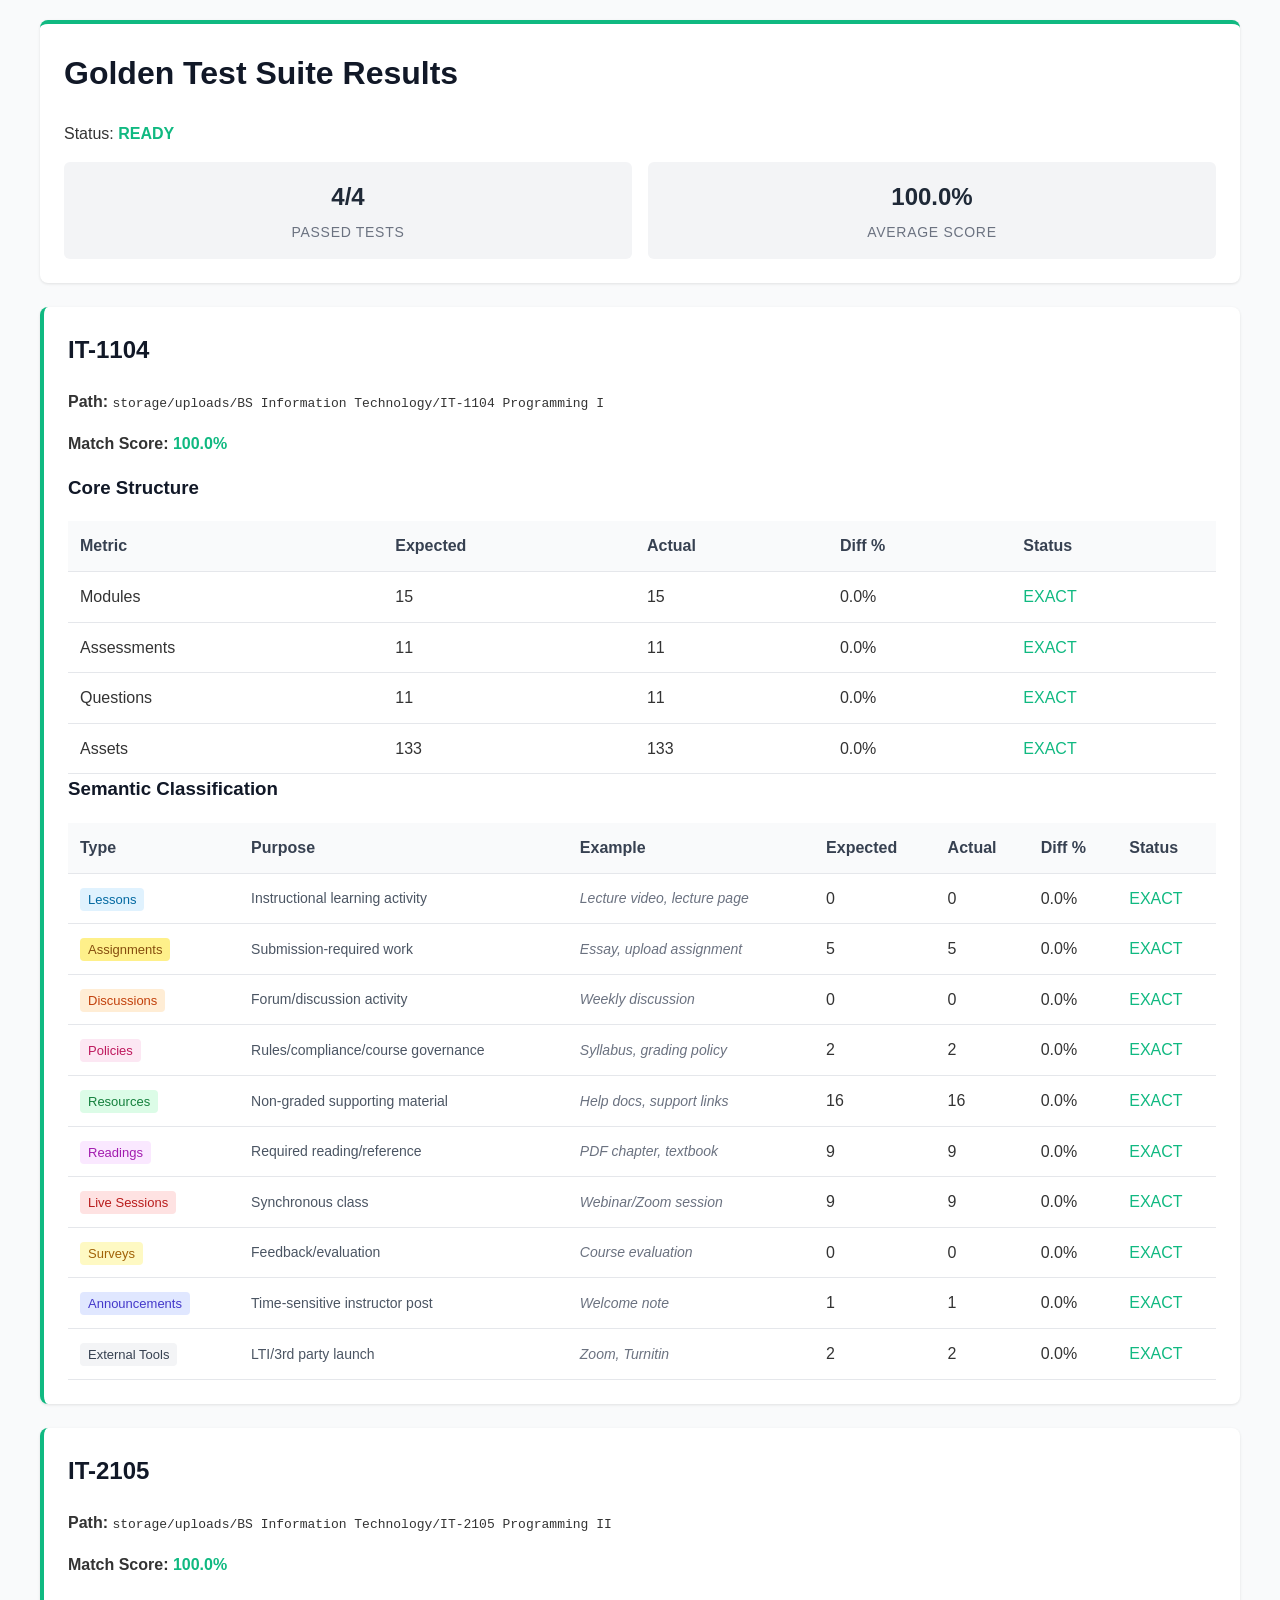
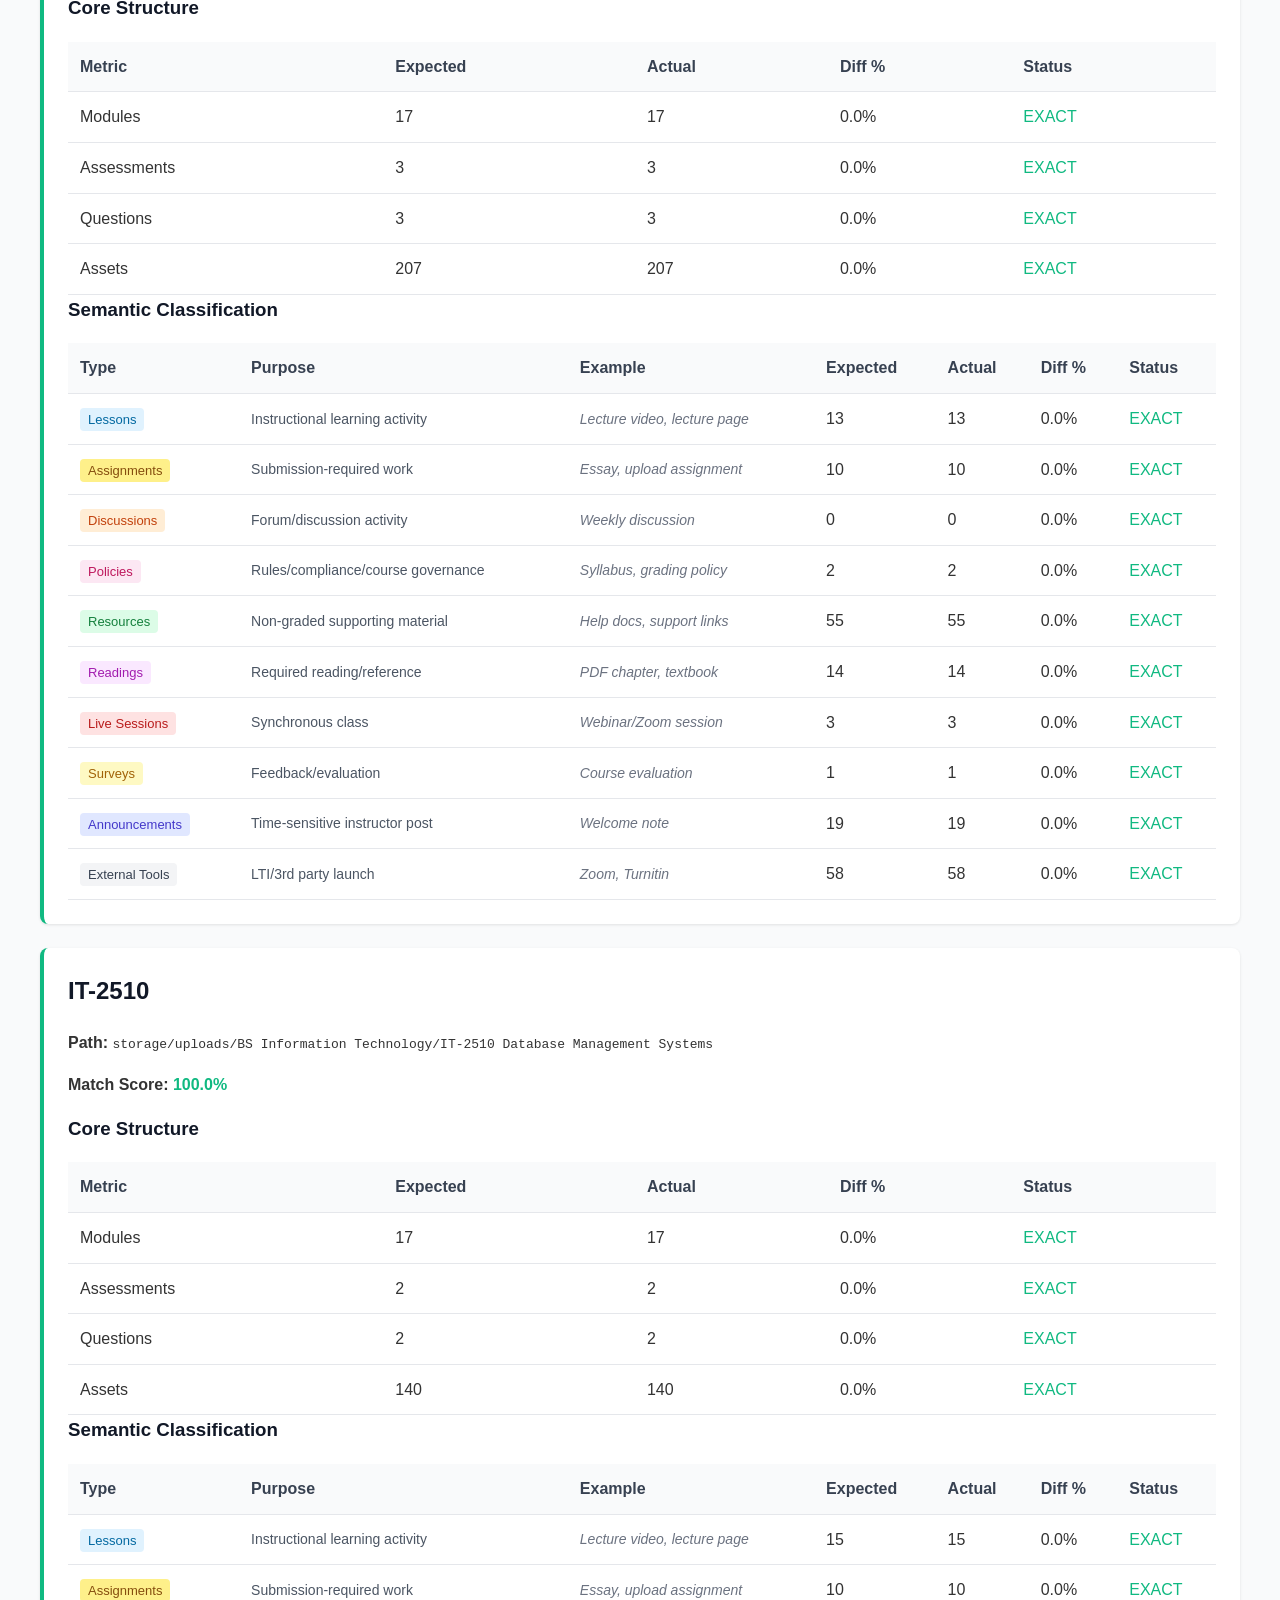
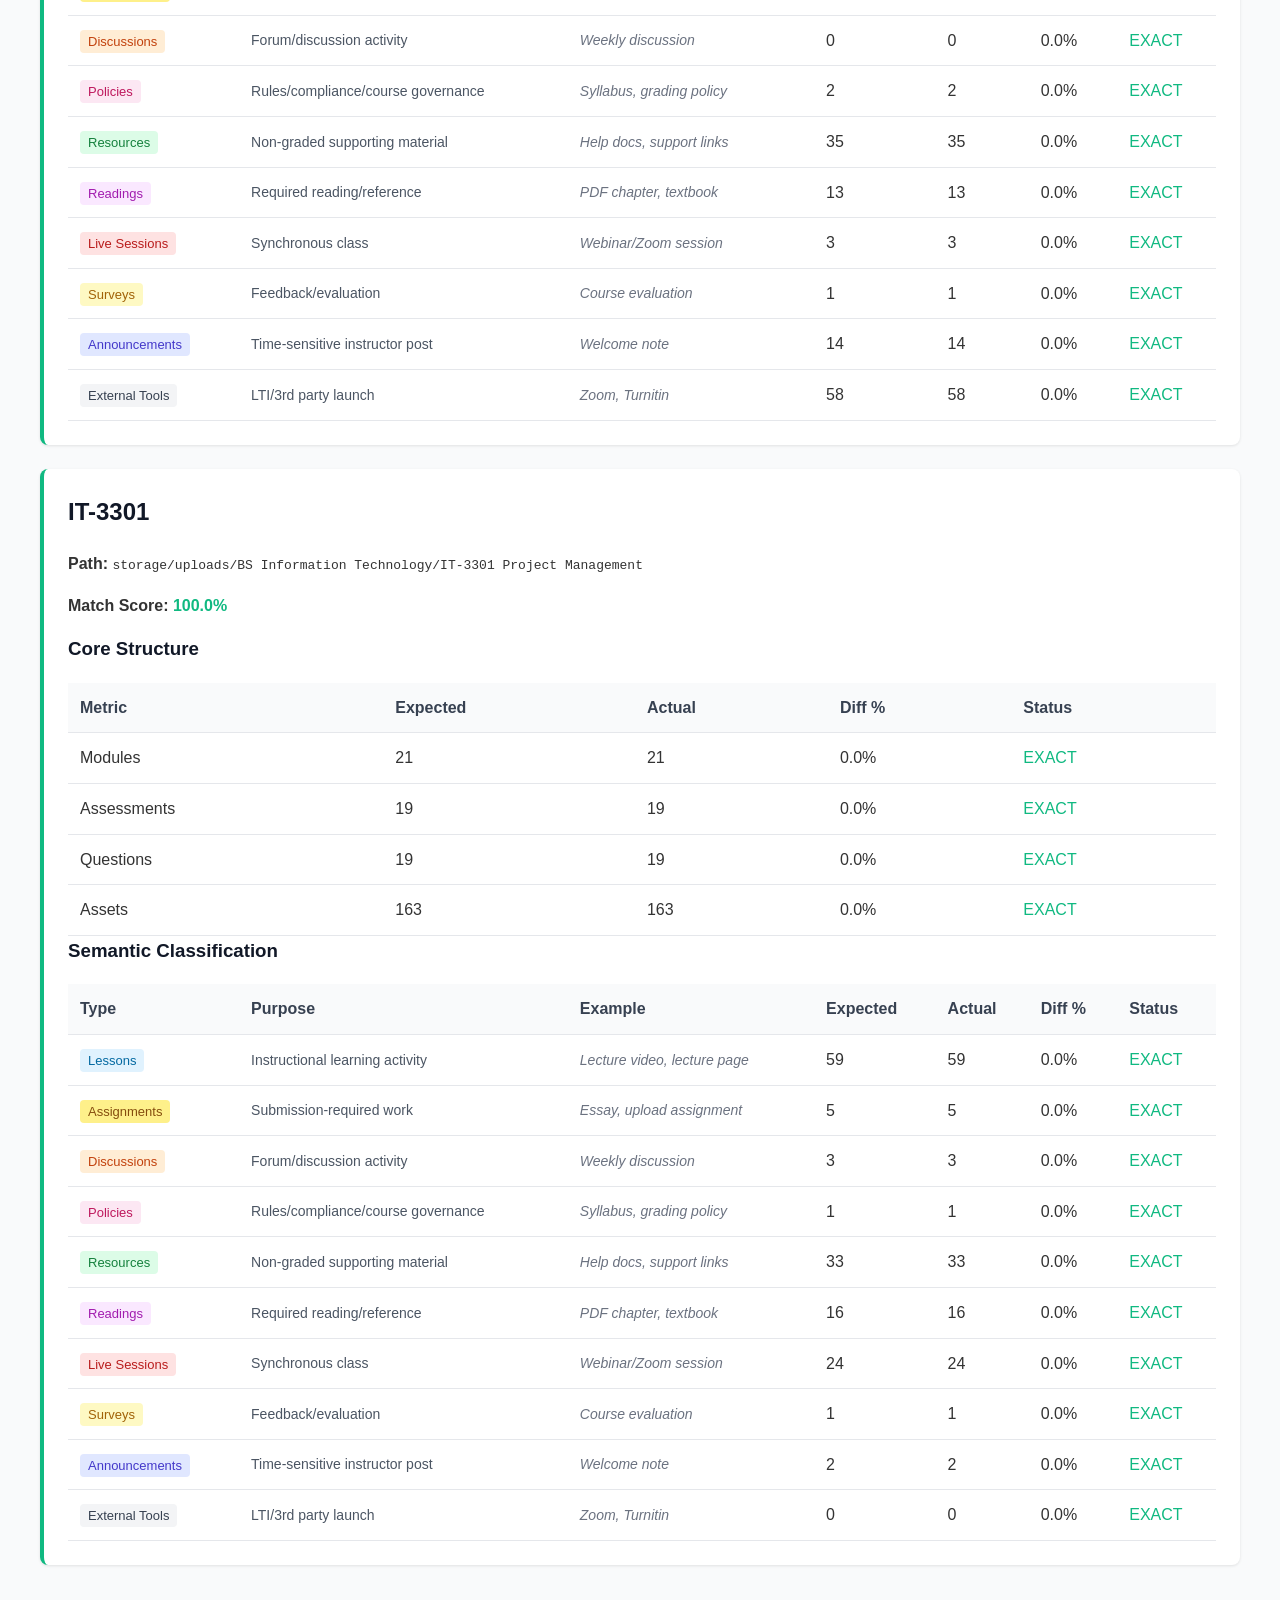
<file: validation/golden_results.html>
<!DOCTYPE html>
<html>
<head>
<meta charset='utf-8'>
<title>Golden Test Results</title>
<style>
body { font-family: -apple-system, BlinkMacSystemFont, 'Segoe UI', Roboto, Helvetica, Arial, sans-serif; line-height: 1.6; color: #333; max-width: 1200px; margin: 0 auto; padding: 20px; background-color: #f9fafb; }
h1, h2, h3 { color: #111827; margin-top: 0; }
.header-card { background-color: white; border-radius: 8px; padding: 24px; margin-bottom: 24px; box-shadow: 0 1px 3px rgba(0,0,0,0.1); border-top: 4px solid #10b981; }
.summary-grid { display: grid; grid-template-columns: repeat(auto-fit, minmax(200px, 1fr)); gap: 16px; margin-top: 16px; }
.stat-box { background-color: #f3f4f6; padding: 16px; border-radius: 6px; text-align: center; }
.stat-value { font-size: 24px; font-weight: bold; color: #1f2937; }
.stat-label { font-size: 14px; color: #6b7280; text-transform: uppercase; letter-spacing: 0.05em; margin-top: 4px; }
.course-card { background-color: white; border-radius: 8px; padding: 24px; margin-bottom: 24px; box-shadow: 0 1px 3px rgba(0,0,0,0.1); }
table { width: 100%; border-collapse: collapse; margin-top: 16px; }
th, td { padding: 12px; text-align: left; border-bottom: 1px solid #e5e7eb; }
th { background-color: #f9fafb; font-weight: 600; color: #374151; }
.status-exact { color: #10b981; font-weight: 500; }
.status-close { color: #3b82f6; font-weight: 500; }
.status-minor { color: #f59e0b; font-weight: 500; }
.status-major { color: #ef4444; font-weight: 500; }
.status-unexpected { color: #6b7280; font-weight: 500; }
</style>
</head>
<body>
<div class='header-card'>
<h1>Golden Test Suite Results</h1>
<p>Status: <strong style='color: #10b981; text-transform: uppercase;'>ready</strong></p>
<div class='summary-grid'>
<div class='stat-box'><div class='stat-value'>4/4</div><div class='stat-label'>Passed Tests</div></div>
<div class='stat-box'><div class='stat-value'>100.0%</div><div class='stat-label'>Average Score</div></div>
</div>
</div>
<div class='course-card' style='border-left: 4px solid #10b981;'>
<h2>IT-1104</h2>
<p><strong>Path:</strong> <code>storage/uploads/BS Information Technology/IT-1104 Programming I</code></p>
<p><strong>Match Score:</strong> <span style='color: #10b981; font-weight: bold;'>100.0%</span></p>
<h3>Core Structure</h3>
<table>
<thead><tr><th>Metric</th><th>Expected</th><th>Actual</th><th>Diff %</th><th>Status</th></tr></thead>
<tbody>
<tr><td>Modules</td><td>15</td><td>15</td><td>0.0%</td><td class='status-exact'>EXACT</td></tr>
<tr><td>Assessments</td><td>11</td><td>11</td><td>0.0%</td><td class='status-exact'>EXACT</td></tr>
<tr><td>Questions</td><td>11</td><td>11</td><td>0.0%</td><td class='status-exact'>EXACT</td></tr>
<tr><td>Assets</td><td>133</td><td>133</td><td>0.0%</td><td class='status-exact'>EXACT</td></tr>
</tbody>
</table>
<h3>Semantic Classification</h3>
<table>
<thead><tr><th>Type</th><th>Purpose</th><th>Example</th><th>Expected</th><th>Actual</th><th>Diff %</th><th>Status</th></tr></thead>
<tbody>
<tr><td><span style='background: #e0f2fe; color: #0369a1; padding: 4px 8px; border-radius: 4px; font-size: 13px; font-weight: 500; white-space: nowrap;'>Lessons</span></td><td style='color: #4b5563; font-size: 14px;'>Instructional learning activity</td><td style='color: #6b7280; font-size: 14px; font-style: italic;'>Lecture video, lecture page</td><td>0</td><td>0</td><td>0.0%</td><td class='status-exact'>EXACT</td></tr>
<tr><td><span style='background: #fef08a; color: #854d0e; padding: 4px 8px; border-radius: 4px; font-size: 13px; font-weight: 500; white-space: nowrap;'>Assignments</span></td><td style='color: #4b5563; font-size: 14px;'>Submission-required work</td><td style='color: #6b7280; font-size: 14px; font-style: italic;'>Essay, upload assignment</td><td>5</td><td>5</td><td>0.0%</td><td class='status-exact'>EXACT</td></tr>
<tr><td><span style='background: #ffedd5; color: #c2410c; padding: 4px 8px; border-radius: 4px; font-size: 13px; font-weight: 500; white-space: nowrap;'>Discussions</span></td><td style='color: #4b5563; font-size: 14px;'>Forum/discussion activity</td><td style='color: #6b7280; font-size: 14px; font-style: italic;'>Weekly discussion</td><td>0</td><td>0</td><td>0.0%</td><td class='status-exact'>EXACT</td></tr>
<tr><td><span style='background: #fce7f3; color: #be185d; padding: 4px 8px; border-radius: 4px; font-size: 13px; font-weight: 500; white-space: nowrap;'>Policies</span></td><td style='color: #4b5563; font-size: 14px;'>Rules/compliance/course governance</td><td style='color: #6b7280; font-size: 14px; font-style: italic;'>Syllabus, grading policy</td><td>2</td><td>2</td><td>0.0%</td><td class='status-exact'>EXACT</td></tr>
<tr><td><span style='background: #dcfce7; color: #15803d; padding: 4px 8px; border-radius: 4px; font-size: 13px; font-weight: 500; white-space: nowrap;'>Resources</span></td><td style='color: #4b5563; font-size: 14px;'>Non-graded supporting material</td><td style='color: #6b7280; font-size: 14px; font-style: italic;'>Help docs, support links</td><td>16</td><td>16</td><td>0.0%</td><td class='status-exact'>EXACT</td></tr>
<tr><td><span style='background: #fae8ff; color: #a21caf; padding: 4px 8px; border-radius: 4px; font-size: 13px; font-weight: 500; white-space: nowrap;'>Readings</span></td><td style='color: #4b5563; font-size: 14px;'>Required reading/reference</td><td style='color: #6b7280; font-size: 14px; font-style: italic;'>PDF chapter, textbook</td><td>9</td><td>9</td><td>0.0%</td><td class='status-exact'>EXACT</td></tr>
<tr><td><span style='background: #fee2e2; color: #b91c1c; padding: 4px 8px; border-radius: 4px; font-size: 13px; font-weight: 500; white-space: nowrap;'>Live Sessions</span></td><td style='color: #4b5563; font-size: 14px;'>Synchronous class</td><td style='color: #6b7280; font-size: 14px; font-style: italic;'>Webinar/Zoom session</td><td>9</td><td>9</td><td>0.0%</td><td class='status-exact'>EXACT</td></tr>
<tr><td><span style='background: #fef9c3; color: #a16207; padding: 4px 8px; border-radius: 4px; font-size: 13px; font-weight: 500; white-space: nowrap;'>Surveys</span></td><td style='color: #4b5563; font-size: 14px;'>Feedback/evaluation</td><td style='color: #6b7280; font-size: 14px; font-style: italic;'>Course evaluation</td><td>0</td><td>0</td><td>0.0%</td><td class='status-exact'>EXACT</td></tr>
<tr><td><span style='background: #e0e7ff; color: #4338ca; padding: 4px 8px; border-radius: 4px; font-size: 13px; font-weight: 500; white-space: nowrap;'>Announcements</span></td><td style='color: #4b5563; font-size: 14px;'>Time-sensitive instructor post</td><td style='color: #6b7280; font-size: 14px; font-style: italic;'>Welcome note</td><td>1</td><td>1</td><td>0.0%</td><td class='status-exact'>EXACT</td></tr>
<tr><td><span style='background: #f3f4f6; color: #374151; padding: 4px 8px; border-radius: 4px; font-size: 13px; font-weight: 500; white-space: nowrap;'>External Tools</span></td><td style='color: #4b5563; font-size: 14px;'>LTI/3rd party launch</td><td style='color: #6b7280; font-size: 14px; font-style: italic;'>Zoom, Turnitin</td><td>2</td><td>2</td><td>0.0%</td><td class='status-exact'>EXACT</td></tr>
</tbody>
</table>
</div>
<div class='course-card' style='border-left: 4px solid #10b981;'>
<h2>IT-2105</h2>
<p><strong>Path:</strong> <code>storage/uploads/BS Information Technology/IT-2105 Programming II</code></p>
<p><strong>Match Score:</strong> <span style='color: #10b981; font-weight: bold;'>100.0%</span></p>
<h3>Core Structure</h3>
<table>
<thead><tr><th>Metric</th><th>Expected</th><th>Actual</th><th>Diff %</th><th>Status</th></tr></thead>
<tbody>
<tr><td>Modules</td><td>17</td><td>17</td><td>0.0%</td><td class='status-exact'>EXACT</td></tr>
<tr><td>Assessments</td><td>3</td><td>3</td><td>0.0%</td><td class='status-exact'>EXACT</td></tr>
<tr><td>Questions</td><td>3</td><td>3</td><td>0.0%</td><td class='status-exact'>EXACT</td></tr>
<tr><td>Assets</td><td>207</td><td>207</td><td>0.0%</td><td class='status-exact'>EXACT</td></tr>
</tbody>
</table>
<h3>Semantic Classification</h3>
<table>
<thead><tr><th>Type</th><th>Purpose</th><th>Example</th><th>Expected</th><th>Actual</th><th>Diff %</th><th>Status</th></tr></thead>
<tbody>
<tr><td><span style='background: #e0f2fe; color: #0369a1; padding: 4px 8px; border-radius: 4px; font-size: 13px; font-weight: 500; white-space: nowrap;'>Lessons</span></td><td style='color: #4b5563; font-size: 14px;'>Instructional learning activity</td><td style='color: #6b7280; font-size: 14px; font-style: italic;'>Lecture video, lecture page</td><td>13</td><td>13</td><td>0.0%</td><td class='status-exact'>EXACT</td></tr>
<tr><td><span style='background: #fef08a; color: #854d0e; padding: 4px 8px; border-radius: 4px; font-size: 13px; font-weight: 500; white-space: nowrap;'>Assignments</span></td><td style='color: #4b5563; font-size: 14px;'>Submission-required work</td><td style='color: #6b7280; font-size: 14px; font-style: italic;'>Essay, upload assignment</td><td>10</td><td>10</td><td>0.0%</td><td class='status-exact'>EXACT</td></tr>
<tr><td><span style='background: #ffedd5; color: #c2410c; padding: 4px 8px; border-radius: 4px; font-size: 13px; font-weight: 500; white-space: nowrap;'>Discussions</span></td><td style='color: #4b5563; font-size: 14px;'>Forum/discussion activity</td><td style='color: #6b7280; font-size: 14px; font-style: italic;'>Weekly discussion</td><td>0</td><td>0</td><td>0.0%</td><td class='status-exact'>EXACT</td></tr>
<tr><td><span style='background: #fce7f3; color: #be185d; padding: 4px 8px; border-radius: 4px; font-size: 13px; font-weight: 500; white-space: nowrap;'>Policies</span></td><td style='color: #4b5563; font-size: 14px;'>Rules/compliance/course governance</td><td style='color: #6b7280; font-size: 14px; font-style: italic;'>Syllabus, grading policy</td><td>2</td><td>2</td><td>0.0%</td><td class='status-exact'>EXACT</td></tr>
<tr><td><span style='background: #dcfce7; color: #15803d; padding: 4px 8px; border-radius: 4px; font-size: 13px; font-weight: 500; white-space: nowrap;'>Resources</span></td><td style='color: #4b5563; font-size: 14px;'>Non-graded supporting material</td><td style='color: #6b7280; font-size: 14px; font-style: italic;'>Help docs, support links</td><td>55</td><td>55</td><td>0.0%</td><td class='status-exact'>EXACT</td></tr>
<tr><td><span style='background: #fae8ff; color: #a21caf; padding: 4px 8px; border-radius: 4px; font-size: 13px; font-weight: 500; white-space: nowrap;'>Readings</span></td><td style='color: #4b5563; font-size: 14px;'>Required reading/reference</td><td style='color: #6b7280; font-size: 14px; font-style: italic;'>PDF chapter, textbook</td><td>14</td><td>14</td><td>0.0%</td><td class='status-exact'>EXACT</td></tr>
<tr><td><span style='background: #fee2e2; color: #b91c1c; padding: 4px 8px; border-radius: 4px; font-size: 13px; font-weight: 500; white-space: nowrap;'>Live Sessions</span></td><td style='color: #4b5563; font-size: 14px;'>Synchronous class</td><td style='color: #6b7280; font-size: 14px; font-style: italic;'>Webinar/Zoom session</td><td>3</td><td>3</td><td>0.0%</td><td class='status-exact'>EXACT</td></tr>
<tr><td><span style='background: #fef9c3; color: #a16207; padding: 4px 8px; border-radius: 4px; font-size: 13px; font-weight: 500; white-space: nowrap;'>Surveys</span></td><td style='color: #4b5563; font-size: 14px;'>Feedback/evaluation</td><td style='color: #6b7280; font-size: 14px; font-style: italic;'>Course evaluation</td><td>1</td><td>1</td><td>0.0%</td><td class='status-exact'>EXACT</td></tr>
<tr><td><span style='background: #e0e7ff; color: #4338ca; padding: 4px 8px; border-radius: 4px; font-size: 13px; font-weight: 500; white-space: nowrap;'>Announcements</span></td><td style='color: #4b5563; font-size: 14px;'>Time-sensitive instructor post</td><td style='color: #6b7280; font-size: 14px; font-style: italic;'>Welcome note</td><td>19</td><td>19</td><td>0.0%</td><td class='status-exact'>EXACT</td></tr>
<tr><td><span style='background: #f3f4f6; color: #374151; padding: 4px 8px; border-radius: 4px; font-size: 13px; font-weight: 500; white-space: nowrap;'>External Tools</span></td><td style='color: #4b5563; font-size: 14px;'>LTI/3rd party launch</td><td style='color: #6b7280; font-size: 14px; font-style: italic;'>Zoom, Turnitin</td><td>58</td><td>58</td><td>0.0%</td><td class='status-exact'>EXACT</td></tr>
</tbody>
</table>
</div>
<div class='course-card' style='border-left: 4px solid #10b981;'>
<h2>IT-2510</h2>
<p><strong>Path:</strong> <code>storage/uploads/BS Information Technology/IT-2510 Database Management Systems</code></p>
<p><strong>Match Score:</strong> <span style='color: #10b981; font-weight: bold;'>100.0%</span></p>
<h3>Core Structure</h3>
<table>
<thead><tr><th>Metric</th><th>Expected</th><th>Actual</th><th>Diff %</th><th>Status</th></tr></thead>
<tbody>
<tr><td>Modules</td><td>17</td><td>17</td><td>0.0%</td><td class='status-exact'>EXACT</td></tr>
<tr><td>Assessments</td><td>2</td><td>2</td><td>0.0%</td><td class='status-exact'>EXACT</td></tr>
<tr><td>Questions</td><td>2</td><td>2</td><td>0.0%</td><td class='status-exact'>EXACT</td></tr>
<tr><td>Assets</td><td>140</td><td>140</td><td>0.0%</td><td class='status-exact'>EXACT</td></tr>
</tbody>
</table>
<h3>Semantic Classification</h3>
<table>
<thead><tr><th>Type</th><th>Purpose</th><th>Example</th><th>Expected</th><th>Actual</th><th>Diff %</th><th>Status</th></tr></thead>
<tbody>
<tr><td><span style='background: #e0f2fe; color: #0369a1; padding: 4px 8px; border-radius: 4px; font-size: 13px; font-weight: 500; white-space: nowrap;'>Lessons</span></td><td style='color: #4b5563; font-size: 14px;'>Instructional learning activity</td><td style='color: #6b7280; font-size: 14px; font-style: italic;'>Lecture video, lecture page</td><td>15</td><td>15</td><td>0.0%</td><td class='status-exact'>EXACT</td></tr>
<tr><td><span style='background: #fef08a; color: #854d0e; padding: 4px 8px; border-radius: 4px; font-size: 13px; font-weight: 500; white-space: nowrap;'>Assignments</span></td><td style='color: #4b5563; font-size: 14px;'>Submission-required work</td><td style='color: #6b7280; font-size: 14px; font-style: italic;'>Essay, upload assignment</td><td>10</td><td>10</td><td>0.0%</td><td class='status-exact'>EXACT</td></tr>
<tr><td><span style='background: #ffedd5; color: #c2410c; padding: 4px 8px; border-radius: 4px; font-size: 13px; font-weight: 500; white-space: nowrap;'>Discussions</span></td><td style='color: #4b5563; font-size: 14px;'>Forum/discussion activity</td><td style='color: #6b7280; font-size: 14px; font-style: italic;'>Weekly discussion</td><td>0</td><td>0</td><td>0.0%</td><td class='status-exact'>EXACT</td></tr>
<tr><td><span style='background: #fce7f3; color: #be185d; padding: 4px 8px; border-radius: 4px; font-size: 13px; font-weight: 500; white-space: nowrap;'>Policies</span></td><td style='color: #4b5563; font-size: 14px;'>Rules/compliance/course governance</td><td style='color: #6b7280; font-size: 14px; font-style: italic;'>Syllabus, grading policy</td><td>2</td><td>2</td><td>0.0%</td><td class='status-exact'>EXACT</td></tr>
<tr><td><span style='background: #dcfce7; color: #15803d; padding: 4px 8px; border-radius: 4px; font-size: 13px; font-weight: 500; white-space: nowrap;'>Resources</span></td><td style='color: #4b5563; font-size: 14px;'>Non-graded supporting material</td><td style='color: #6b7280; font-size: 14px; font-style: italic;'>Help docs, support links</td><td>35</td><td>35</td><td>0.0%</td><td class='status-exact'>EXACT</td></tr>
<tr><td><span style='background: #fae8ff; color: #a21caf; padding: 4px 8px; border-radius: 4px; font-size: 13px; font-weight: 500; white-space: nowrap;'>Readings</span></td><td style='color: #4b5563; font-size: 14px;'>Required reading/reference</td><td style='color: #6b7280; font-size: 14px; font-style: italic;'>PDF chapter, textbook</td><td>13</td><td>13</td><td>0.0%</td><td class='status-exact'>EXACT</td></tr>
<tr><td><span style='background: #fee2e2; color: #b91c1c; padding: 4px 8px; border-radius: 4px; font-size: 13px; font-weight: 500; white-space: nowrap;'>Live Sessions</span></td><td style='color: #4b5563; font-size: 14px;'>Synchronous class</td><td style='color: #6b7280; font-size: 14px; font-style: italic;'>Webinar/Zoom session</td><td>3</td><td>3</td><td>0.0%</td><td class='status-exact'>EXACT</td></tr>
<tr><td><span style='background: #fef9c3; color: #a16207; padding: 4px 8px; border-radius: 4px; font-size: 13px; font-weight: 500; white-space: nowrap;'>Surveys</span></td><td style='color: #4b5563; font-size: 14px;'>Feedback/evaluation</td><td style='color: #6b7280; font-size: 14px; font-style: italic;'>Course evaluation</td><td>1</td><td>1</td><td>0.0%</td><td class='status-exact'>EXACT</td></tr>
<tr><td><span style='background: #e0e7ff; color: #4338ca; padding: 4px 8px; border-radius: 4px; font-size: 13px; font-weight: 500; white-space: nowrap;'>Announcements</span></td><td style='color: #4b5563; font-size: 14px;'>Time-sensitive instructor post</td><td style='color: #6b7280; font-size: 14px; font-style: italic;'>Welcome note</td><td>14</td><td>14</td><td>0.0%</td><td class='status-exact'>EXACT</td></tr>
<tr><td><span style='background: #f3f4f6; color: #374151; padding: 4px 8px; border-radius: 4px; font-size: 13px; font-weight: 500; white-space: nowrap;'>External Tools</span></td><td style='color: #4b5563; font-size: 14px;'>LTI/3rd party launch</td><td style='color: #6b7280; font-size: 14px; font-style: italic;'>Zoom, Turnitin</td><td>58</td><td>58</td><td>0.0%</td><td class='status-exact'>EXACT</td></tr>
</tbody>
</table>
</div>
<div class='course-card' style='border-left: 4px solid #10b981;'>
<h2>IT-3301</h2>
<p><strong>Path:</strong> <code>storage/uploads/BS Information Technology/IT-3301 Project Management</code></p>
<p><strong>Match Score:</strong> <span style='color: #10b981; font-weight: bold;'>100.0%</span></p>
<h3>Core Structure</h3>
<table>
<thead><tr><th>Metric</th><th>Expected</th><th>Actual</th><th>Diff %</th><th>Status</th></tr></thead>
<tbody>
<tr><td>Modules</td><td>21</td><td>21</td><td>0.0%</td><td class='status-exact'>EXACT</td></tr>
<tr><td>Assessments</td><td>19</td><td>19</td><td>0.0%</td><td class='status-exact'>EXACT</td></tr>
<tr><td>Questions</td><td>19</td><td>19</td><td>0.0%</td><td class='status-exact'>EXACT</td></tr>
<tr><td>Assets</td><td>163</td><td>163</td><td>0.0%</td><td class='status-exact'>EXACT</td></tr>
</tbody>
</table>
<h3>Semantic Classification</h3>
<table>
<thead><tr><th>Type</th><th>Purpose</th><th>Example</th><th>Expected</th><th>Actual</th><th>Diff %</th><th>Status</th></tr></thead>
<tbody>
<tr><td><span style='background: #e0f2fe; color: #0369a1; padding: 4px 8px; border-radius: 4px; font-size: 13px; font-weight: 500; white-space: nowrap;'>Lessons</span></td><td style='color: #4b5563; font-size: 14px;'>Instructional learning activity</td><td style='color: #6b7280; font-size: 14px; font-style: italic;'>Lecture video, lecture page</td><td>59</td><td>59</td><td>0.0%</td><td class='status-exact'>EXACT</td></tr>
<tr><td><span style='background: #fef08a; color: #854d0e; padding: 4px 8px; border-radius: 4px; font-size: 13px; font-weight: 500; white-space: nowrap;'>Assignments</span></td><td style='color: #4b5563; font-size: 14px;'>Submission-required work</td><td style='color: #6b7280; font-size: 14px; font-style: italic;'>Essay, upload assignment</td><td>5</td><td>5</td><td>0.0%</td><td class='status-exact'>EXACT</td></tr>
<tr><td><span style='background: #ffedd5; color: #c2410c; padding: 4px 8px; border-radius: 4px; font-size: 13px; font-weight: 500; white-space: nowrap;'>Discussions</span></td><td style='color: #4b5563; font-size: 14px;'>Forum/discussion activity</td><td style='color: #6b7280; font-size: 14px; font-style: italic;'>Weekly discussion</td><td>3</td><td>3</td><td>0.0%</td><td class='status-exact'>EXACT</td></tr>
<tr><td><span style='background: #fce7f3; color: #be185d; padding: 4px 8px; border-radius: 4px; font-size: 13px; font-weight: 500; white-space: nowrap;'>Policies</span></td><td style='color: #4b5563; font-size: 14px;'>Rules/compliance/course governance</td><td style='color: #6b7280; font-size: 14px; font-style: italic;'>Syllabus, grading policy</td><td>1</td><td>1</td><td>0.0%</td><td class='status-exact'>EXACT</td></tr>
<tr><td><span style='background: #dcfce7; color: #15803d; padding: 4px 8px; border-radius: 4px; font-size: 13px; font-weight: 500; white-space: nowrap;'>Resources</span></td><td style='color: #4b5563; font-size: 14px;'>Non-graded supporting material</td><td style='color: #6b7280; font-size: 14px; font-style: italic;'>Help docs, support links</td><td>33</td><td>33</td><td>0.0%</td><td class='status-exact'>EXACT</td></tr>
<tr><td><span style='background: #fae8ff; color: #a21caf; padding: 4px 8px; border-radius: 4px; font-size: 13px; font-weight: 500; white-space: nowrap;'>Readings</span></td><td style='color: #4b5563; font-size: 14px;'>Required reading/reference</td><td style='color: #6b7280; font-size: 14px; font-style: italic;'>PDF chapter, textbook</td><td>16</td><td>16</td><td>0.0%</td><td class='status-exact'>EXACT</td></tr>
<tr><td><span style='background: #fee2e2; color: #b91c1c; padding: 4px 8px; border-radius: 4px; font-size: 13px; font-weight: 500; white-space: nowrap;'>Live Sessions</span></td><td style='color: #4b5563; font-size: 14px;'>Synchronous class</td><td style='color: #6b7280; font-size: 14px; font-style: italic;'>Webinar/Zoom session</td><td>24</td><td>24</td><td>0.0%</td><td class='status-exact'>EXACT</td></tr>
<tr><td><span style='background: #fef9c3; color: #a16207; padding: 4px 8px; border-radius: 4px; font-size: 13px; font-weight: 500; white-space: nowrap;'>Surveys</span></td><td style='color: #4b5563; font-size: 14px;'>Feedback/evaluation</td><td style='color: #6b7280; font-size: 14px; font-style: italic;'>Course evaluation</td><td>1</td><td>1</td><td>0.0%</td><td class='status-exact'>EXACT</td></tr>
<tr><td><span style='background: #e0e7ff; color: #4338ca; padding: 4px 8px; border-radius: 4px; font-size: 13px; font-weight: 500; white-space: nowrap;'>Announcements</span></td><td style='color: #4b5563; font-size: 14px;'>Time-sensitive instructor post</td><td style='color: #6b7280; font-size: 14px; font-style: italic;'>Welcome note</td><td>2</td><td>2</td><td>0.0%</td><td class='status-exact'>EXACT</td></tr>
<tr><td><span style='background: #f3f4f6; color: #374151; padding: 4px 8px; border-radius: 4px; font-size: 13px; font-weight: 500; white-space: nowrap;'>External Tools</span></td><td style='color: #4b5563; font-size: 14px;'>LTI/3rd party launch</td><td style='color: #6b7280; font-size: 14px; font-style: italic;'>Zoom, Turnitin</td><td>0</td><td>0</td><td>0.0%</td><td class='status-exact'>EXACT</td></tr>
</tbody>
</table>
</div>
</body>
</html>
</file>
